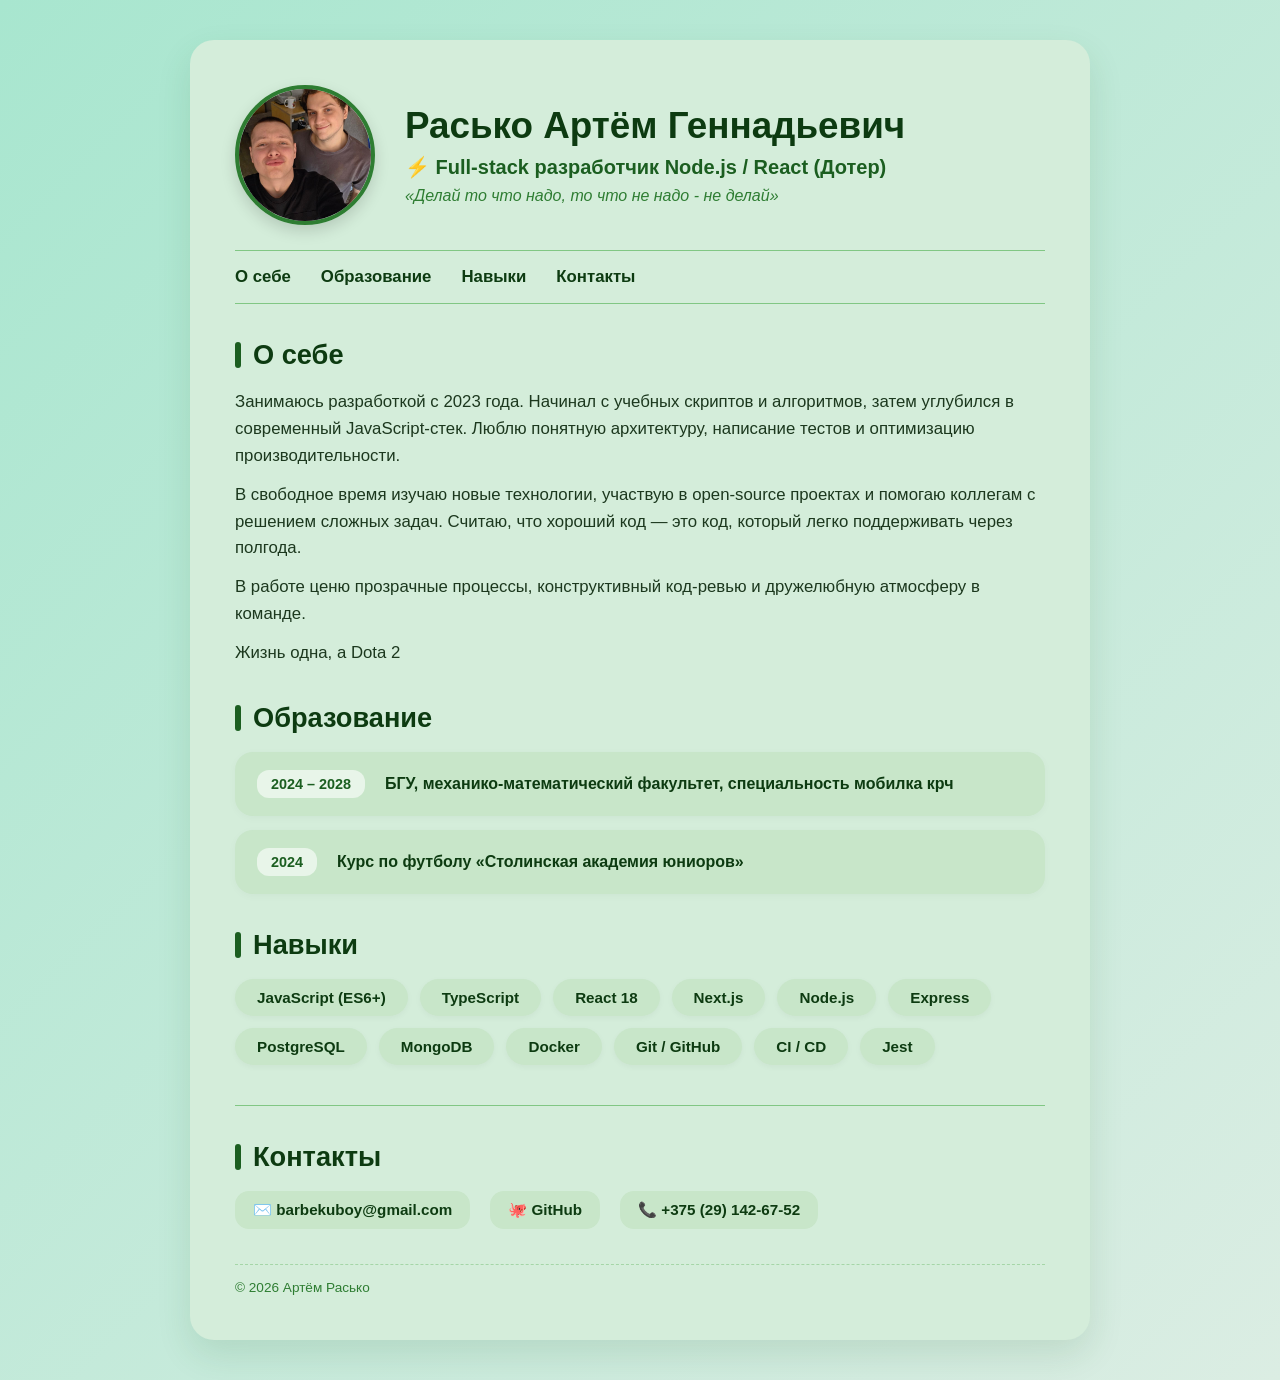
<file: task1/index.html>
<!DOCTYPE html>
<html lang="ru">
<head>
    <meta charset="UTF-8">
    <meta name="viewport" content="width=device-width, initial-scale=1.0">
    <title>Резюме — Расько Артём Геннадьевич</title>
    <link rel="stylesheet" href="style.css">
</head>
<body>

    <div class="resume-card">
        <!-- Шапка страницы -->
        <header class="header">
            <img src="photo.jpg" alt="Фотография Артёма Расько" class="avatar">
            <div class="header-info">
                <h1 class="name">Расько Артём Геннадьевич</h1>
                <p class="role">⚡ Full-stack разработчик Node.js / React (Дотер)</p>
                <p class="slogan">«Делай то что надо, то что не надо - не делай»</p>
            </div>
        </header>

        <!-- Навигация с якорными ссылками -->
        <nav class="nav-bar">
            <a href="#about" class="nav-link">О себе</a>
            <a href="#education" class="nav-link">Образование</a>
            <a href="#skills" class="nav-link">Навыки</a>
            <a href="#contacts" class="nav-link">Контакты</a>
        </nav>

        <main class="main-content">
            <!-- Блок "О себе" -->
            <section id="about" class="section">
                <h2 class="section-title">О себе</h2>
                <article class="bio">
                    <p>Занимаюсь разработкой с 2023 года. Начинал с учебных скриптов и алгоритмов, затем углубился в современный JavaScript-стек. Люблю понятную архитектуру, написание тестов и оптимизацию производительности.</p>
                    <p>В свободное время изучаю новые технологии, участвую в open-source проектах и помогаю коллегам с решением сложных задач. Считаю, что хороший код — это код, который легко поддерживать через полгода.</p>
                    <p>В работе ценю прозрачные процессы, конструктивный код-ревью и дружелюбную атмосферу в команде.</p>
                    <p>Жизнь одна, а Dota 2</p>
                </article>
            </section>

            <!-- Блок "Образование" -->
            <section id="education" class="section">
                <h2 class="section-title">Образование</h2>
                <ul class="education-list">
                    <li class="education-card">
                        <span class="badge">2024 – 2028</span>
                        <p class="education-text">БГУ, механико-математический факультет, специальность мобилка крч</p>
                    </li>
                    <li class="education-card">
                        <span class="badge">2024</span>
                        <p class="education-text">Курс по футболу «Столинская академия юниоров»</p>
                    </li>
                </ul>
            </section>

            <!-- Блок "Навыки" -->
            <section id="skills" class="section">
                <h2 class="section-title">Навыки</h2>
                <div class="skills-container">
                    <span class="skill">JavaScript (ES6+)</span>
                    <span class="skill">TypeScript</span>
                    <span class="skill">React 18</span>
                    <span class="skill">Next.js</span>
                    <span class="skill">Node.js</span>
                    <span class="skill">Express</span>
                    <span class="skill">PostgreSQL</span>
                    <span class="skill">MongoDB</span>
                    <span class="skill">Docker</span>
                    <span class="skill">Git / GitHub</span>
                    <span class="skill">CI / CD</span>
                    <span class="skill">Jest</span>
                </div>
            </section>
        </main>

        <!-- Блок "Контакты" -->
        <footer id="contacts" class="footer">
            <h2 class="section-title">Контакты</h2>
            <div class="contacts-links">
                <a href="mailto:barbekuboy@gmail.com" class="contact-link">✉️ barbekuboy@gmail.com</a>
                <a href="https://github.com/matusha959" target="_blank" class="contact-link">🐙 GitHub</a>
                <a href="tel:+375291426752" class="contact-link">📞 +375 (29) 142-67-52</a>
            </div>
            <div class="footer-copyright">
                <p>© 2026 Артём Расько</p>
            </div>
        </footer>
    </div>

</body>
</html>
</file>
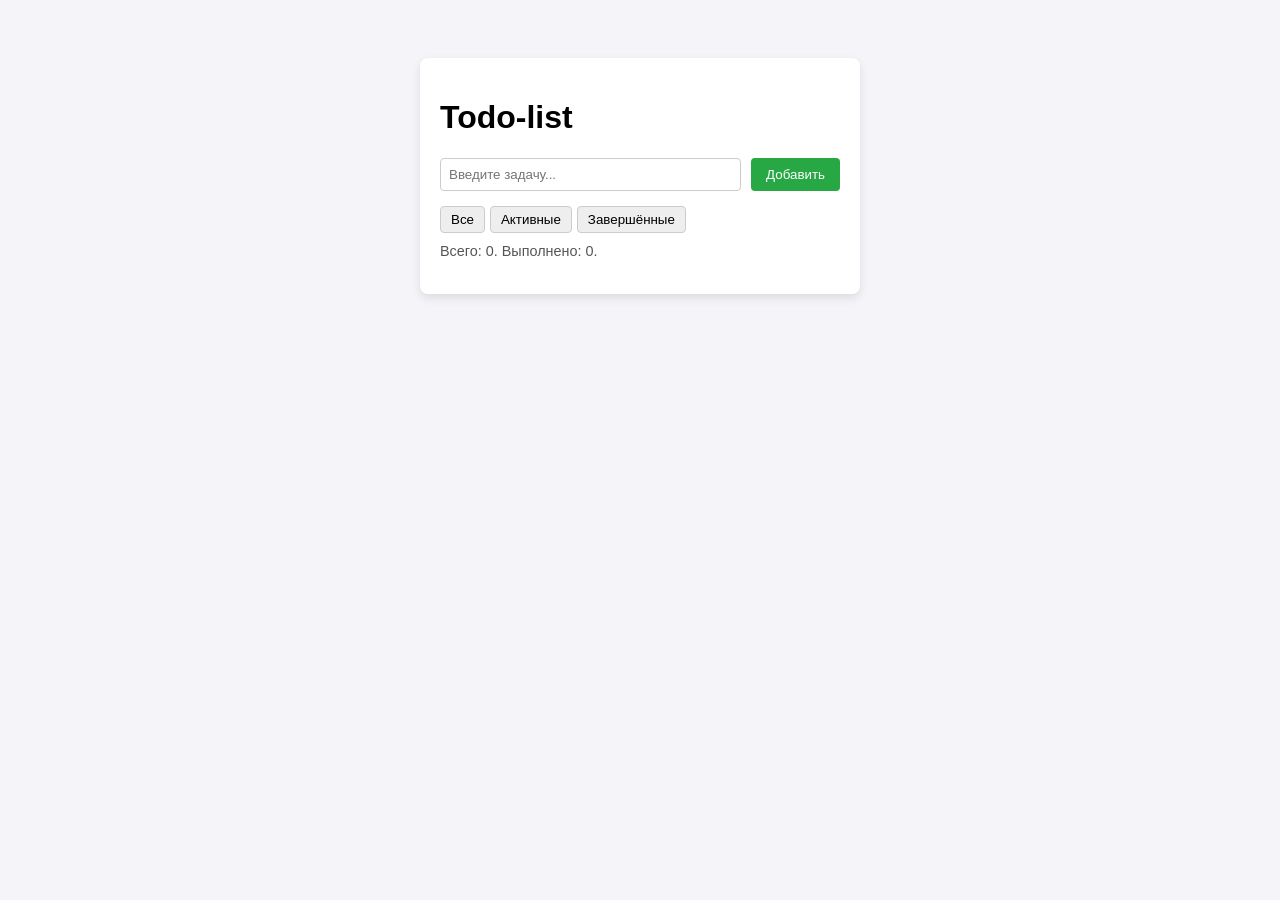
<file: task3/index.html>
<!DOCTYPE html>
<html lang="ru">
<head>
    <meta charset="UTF-8">
    <meta name="viewport" content="width=device-width, initial-scale=1.0">
    <title>Todo-list | Лабораторная №3</title>
    <link rel="stylesheet" href="style.css">
    <script src="script.js" defer></script>
</head>
<body>
    <div class="container">
        <h1>Todo-list</h1>
        
        <div class="input-group">
            <input type="text" id="todo-input" placeholder="Введите задачу...">
            <button id="add-btn">Добавить</button>
        </div>

        <div class="filters">
            <button class="filter-btn" data-filter="all">Все</button>
            <button class="filter-btn" data-filter="active">Активные</button>
            <button class="filter-btn" data-filter="completed">Завершённые</button>
        </div>

        <div id="counter" class="counter"></div>
        
        <ul id="todo-list"></ul>
    </div>
</body>
</html>
</file>
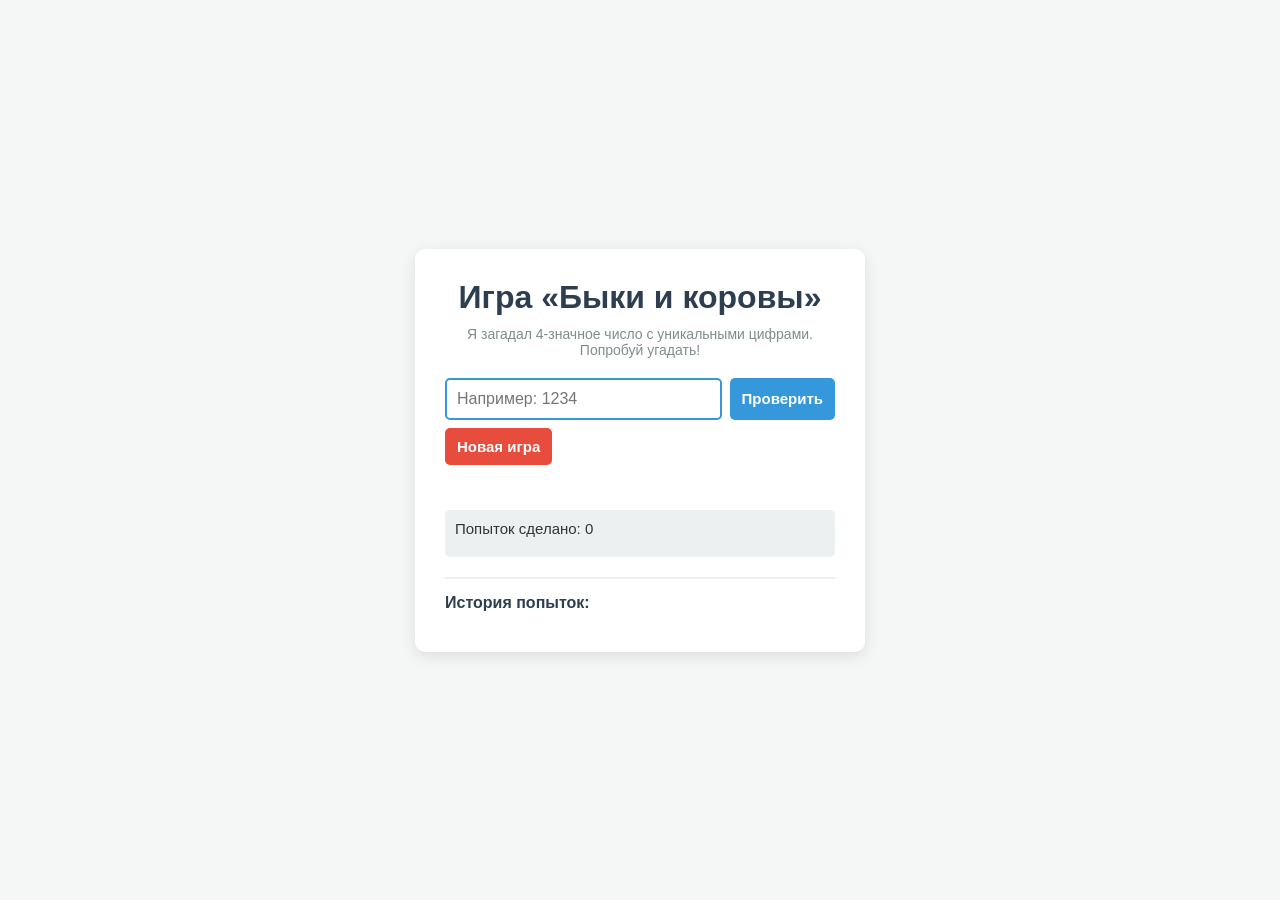
<file: task4/index.html>
<!DOCTYPE html>
<html lang="ru">
<head>
    <meta charset="UTF-8">
    <meta name="viewport" content="width=device-width, initial-scale=1.0">
    <title>Быки и коровы</title>
    <link rel="stylesheet" href="style.css">
</head>
<body>

    <div class="game-container">
        <h1>Игра «Быки и коровы»</h1>
        <p class="rules">Я загадал 4-значное число с уникальными цифрами. Попробуй угадать!</p>

        <!-- Блок для ввода и кнопок -->
        
        <div class="controls">
            <input type="text" id="guess-input" placeholder="Например: 1234" maxlength="4" autocomplete="off">
            <button id="check-btn">Проверить</button>
            <button id="new-game-btn">Новая игра</button>
        </div>

        <!-- Сообщение об ошибке валидации -->
        <div id="error-message" class="error"></div>

        <!-- Информация об игре -->
        <div class="info-panel">
            <p>Попыток сделано: <span id="attempts-count">0</span></p>
            <div id="game-status" class="status"></div>
        </div>

        <!-- История ходов -->
        <div class="history-container">
            <h3>История попыток:</h3>
            <div id="history-list" class="history-list">
                <!-- Сюда скрипт будет добавлять записи -->
            </div>
        </div>
    </div>

    <script src="script.js"></script>
</body>
</html>
</file>
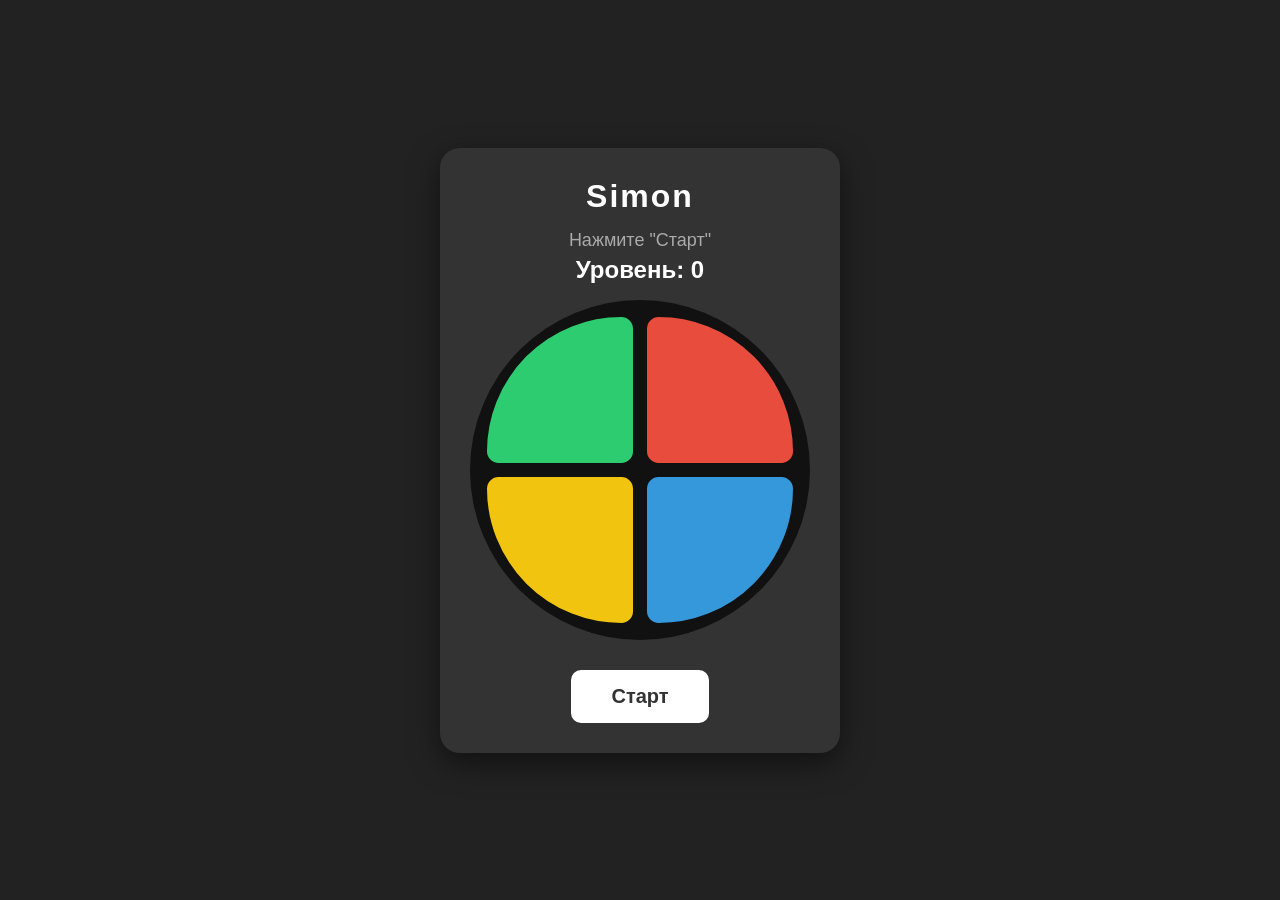
<file: task5/index.html>
<!DOCTYPE html>
<html lang="ru">
<head>
    <meta charset="UTF-8">
    <meta name="viewport" content="width=device-width, initial-scale=1.0">
    <title>Игра Simon</title>
    <link rel="stylesheet" href="style.css">
</head>
<body>
    <div class="game-container">
        <h1>Simon</h1>
        <div class="info-panel">
            <div id="status-message">Нажмите "Старт"</div>
            <div id="level-display">Уровень: 0</div>
        </div>
        
        <div class="board">
       
            <div class="btn green" data-id="0"></div>
            <div class="btn red" data-id="1"></div>
            <div class="btn yellow" data-id="2"></div>
            <div class="btn blue" data-id="3"></div>
        </div>
        
        <button id="start-btn">Старт</button>
    </div>
    <script src="script.js"></script>
</body>
</html>
</file>
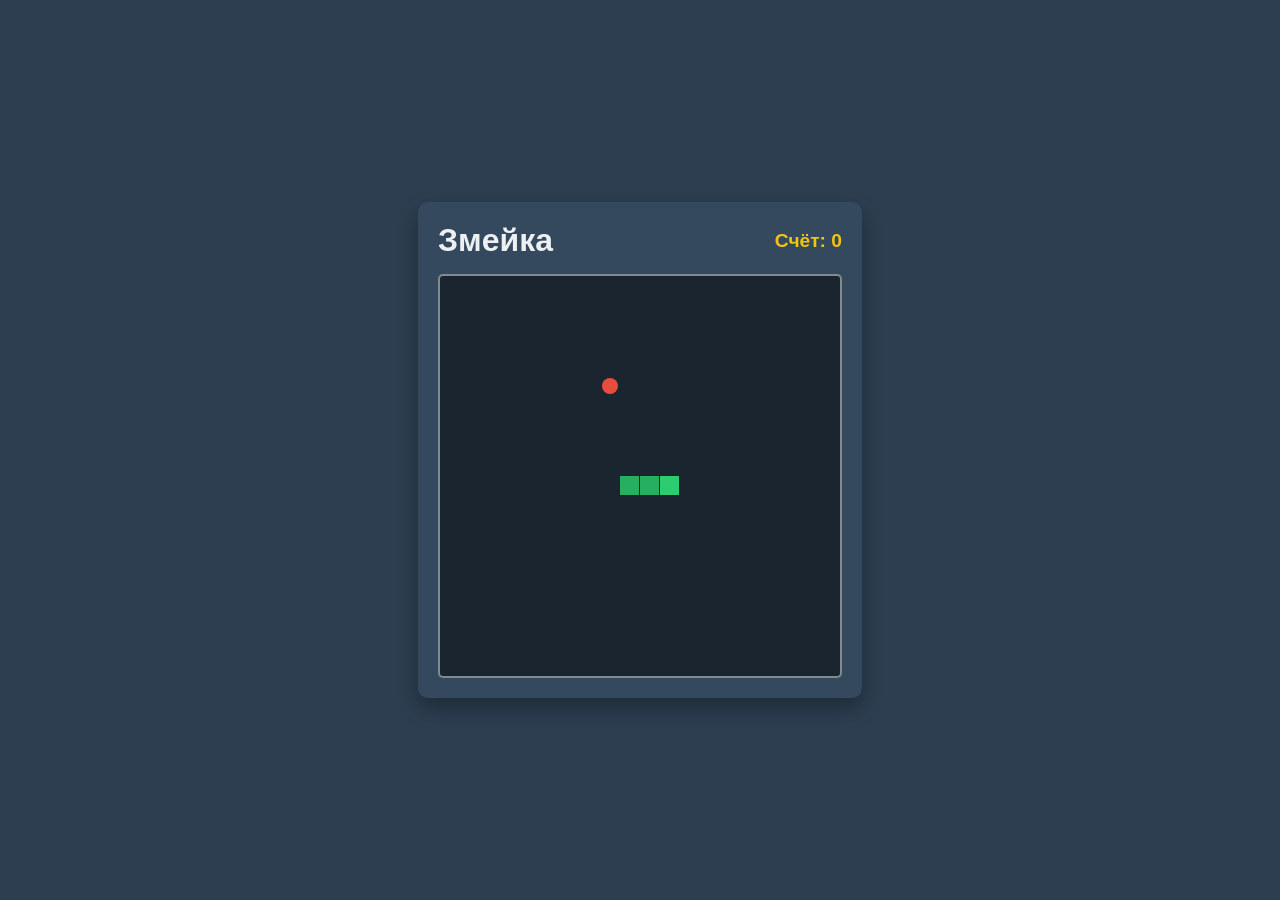
<file: task6/index.html>
<!DOCTYPE html>
<html lang="ru">
<head>
    <meta charset="UTF-8">
    <meta name="viewport" content="width=device-width, initial-scale=1.0">
    <title>Игра «Змейка» на Canvas</title>
    <link rel="stylesheet" href="style.css">
</head>
<body>
    <div class="game-container">
        <div class="ui-header">
            <h1>Змейка</h1>
            <div class="score">Счёт: <span id="scoreValue">0</span></div>
        </div>
        
        <div class="canvas-wrapper">
            <canvas id="gameCanvas" width="400" height="400"></canvas>
            
            <div id="gameOverScreen" class="hidden">
                <h2>Игра окончена</h2>
                <p>Ваш итоговый счёт: <span id="finalScoreValue">0</span></p>
                <button id="restartBtn">Начать заново</button>
            </div>
        </div>
    </div>
    <script src="script.js"></script>
</body>
</html>
</file>
<file: task1/style.css>
/* Глобальный сброс и box-sizing */
* {
    box-sizing: border-box;
    margin: 0;
    padding: 0;
}

body {
    font-family: -apple-system, BlinkMacSystemFont, "Segoe UI", Roboto, Helvetica, Arial, sans-serif;
    background: linear-gradient(135deg, #a8e6cf 0%, #dbede3 100%);
    color: #1a2e1a;
    display: flex;
    justify-content: center;
    padding: 40px 20px;
    min-height: 100vh;
}

/* Карточка резюме */
.resume-card {
    background-color: #d4edda;
    max-width: 900px;
    width: 100%;
    padding: 45px;
    border-radius: 24px;
    box-shadow: 0 15px 35px rgba(27, 94, 32, 0.12);
}

/* 1. Шапка */
.header {
    display: flex;
    flex-direction: row;
    align-items: center;
    gap: 30px;
    margin-bottom: 25px;
}

.avatar {
    width: 140px;
    height: 140px;
    border-radius: 50%;
    object-fit: cover;
    border: 4px solid #2e7d32;
    box-shadow: 0 6px 15px rgba(0, 0, 0, 0.15);
}

.header-info {
    display: flex;
    flex-direction: column;
    gap: 8px;
}

.name {
    font-size: 2.3rem;
    font-weight: 800;
    color: #0d3b11;
}

.role {
    font-size: 1.25rem;
    color: #1b5e20;
    font-weight: 700;
}

.slogan {
    font-style: italic;
    color: #2e7d32;
    font-size: 1rem;
}

/* 2. Навигация с верхней и нижней линией */
.nav-bar {
    display: flex;
    flex-direction: row;
    justify-content: flex-start;
    align-items: center;
    gap: 30px;
    padding: 16px 0;
    border-top: 1.5px solid #81c784;
    border-bottom: 1.5px solid #81c784;
    margin-bottom: 35px;
}

.nav-link {
    text-decoration: none;
    color: #0d3b11;
    font-weight: 700;
    font-size: 1.05rem;
    transition: all 0.2s ease;
}

.nav-link:hover {
    color: #2e7d32;
    transform: translateY(-1px);
}

/* Основной контент */
.main-content {
    display: flex;
    flex-direction: column;
    gap: 35px;
}

/* Заголовки секций с полоской слева */
.section-title {
    font-size: 1.7rem;
    color: #0d3b11;
    margin-bottom: 18px;
    position: relative;
    padding-left: 18px;
}

.section-title::before {
    content: "";
    position: absolute;
    left: 0;
    top: 3px;
    bottom: 3px;
    width: 6px;
    background-color: #1b5e20;
    border-radius: 4px;
}

/* Блок "О себе" */
.bio {
    display: flex;
    flex-direction: column;
    gap: 12px;
    font-size: 1.05rem;
    line-height: 1.6;
    color: #1c381e;
}

/* Блок "Образование" */
.education-list {
    display: flex;
    flex-direction: column;
    gap: 14px;
    list-style: none;
}

.education-card {
    background-color: #c8e6c9;
    padding: 18px 22px;
    border-radius: 18px;
    display: flex;
    align-items: center;
    gap: 20px;
    box-shadow: 0 2px 8px rgba(0,0,0,0.03);
}

.badge {
    background-color: #e8f5e9;
    color: #1b5e20;
    font-weight: 700;
    padding: 6px 14px;
    border-radius: 12px;
    font-size: 0.9rem;
    white-space: nowrap;
}

.education-text {
    font-weight: 600;
    color: #0d3b11;
    font-size: 1rem;
}

/* Блок "Навыки" (красивые округлые чипсы) */
.skills-container {
    display: flex;
    flex-wrap: wrap;
    gap: 12px;
}

.skill {
    background-color: #c8e6c9;
    color: #0d3b11;
    padding: 10px 22px;
    border-radius: 25px;
    font-weight: 600;
    font-size: 0.95rem;
    box-shadow: 0 2px 6px rgba(0,0,0,0.04);
    transition: all 0.25s ease;
    cursor: default;
}

.skill:hover {
    background-color: #a5d6a7;
    transform: translateY(-3px);
    box-shadow: 0 4px 12px rgba(46, 125, 50, 0.2);
}

/* Разделительная линия перед контактами */
.footer {
    margin-top: 40px;
    border-top: 1.5px solid #81c784;
    padding-top: 35px;
}

/* Блок "Контакты" */
.contacts-links {
    display: flex;
    flex-wrap: wrap;
    gap: 20px;
    align-items: center;
    margin-top: 15px;
}

.contact-link {
    display: inline-flex;
    align-items: center;
    gap: 8px;
    text-decoration: none;
    background-color: #c8e6c9;
    color: #0d3b11;
    padding: 10px 18px;
    border-radius: 14px;
    font-weight: 700;
    font-size: 0.95rem;
    transition: all 0.2s ease;
}

.contact-link:hover {
    background-color: #a5d6a7;
    transform: translateY(-2px);
    color: #1b5e20;
}

.footer-copyright {
    margin-top: 35px;
    padding-top: 15px;
    border-top: 1px dashed #a5d6a7;
    font-size: 0.85rem;
    color: #2e7d32;
}
</file>
<file: task3/style.css>
body {
    font-family: Arial, sans-serif;
    background-color: #f4f4f9;
    display: flex;
    justify-content: center;
    padding-top: 50px;
}

.container {
    background: white;
    padding: 20px;
    border-radius: 8px;
    box-shadow: 0 4px 10px rgba(0, 0, 0, 0.1);
    width: 400px;
}

.input-group {
    display: flex;
    gap: 10px;
    margin-bottom: 15px;
}

#todo-input {
    flex-grow: 1;
    padding: 8px;
    border: 1px solid #ccc;
    border-radius: 4px;
}

#add-btn {
    padding: 8px 15px;
    background-color: #28a745;
    color: white;
    border: none;
    border-radius: 4px;
    cursor: pointer;
}

.filters {
    display: flex;
    gap: 5px;
    margin-bottom: 10px;
}

.filter-btn {
    padding: 5px 10px;
    background-color: #eee;
    border: 1px solid #ccc;
    border-radius: 4px;
    cursor: pointer;
}

.counter {
    font-size: 0.9em;
    color: #555;
    margin-bottom: 15px;
}

ul {
    list-style-type: none;
    padding: 0;
    margin: 0;
}

li {
    display: flex;
    align-items: center;
    gap: 10px;
    padding: 10px;
    border-bottom: 1px solid #eee;
}

li span {
    flex-grow: 1;
}

li button {
    background-color: #dc3545;
    color: white;
    border: none;
    padding: 5px 10px;
    border-radius: 4px;
    cursor: pointer;
}

.completed {
    text-decoration: line-through;
    opacity: 0.6;
}

/* Класс для скрытия задач при фильтрации */
.hidden {
    display: none;
}
</file>
<file: task4/style.css>
/* Общие сбросы и шрифты */
* {
    box-sizing: border-box;
    margin: 0;
    padding: 0;
}

body {
    font-family: 'Segoe UI', Tahoma, Geneva, Verdana, sans-serif;
    background-color: #f4f7f6;
    color: #333;
    display: flex;
    justify-content: center;
    align-items: center;
    min-height: 100vh;
}

.game-container {
    background: #fff;
    padding: 30px;
    border-radius: 10px;
    box-shadow: 0 4px 15px rgba(0, 0, 0, 0.1);
    width: 100%;
    max-width: 450px;
}

h1 {
    text-align: center;
    margin-bottom: 10px;
    color: #2c3e50;
}

.rules {
    text-align: center;
    font-size: 14px;
    color: #7f8c8d;
    margin-bottom: 20px;
}

/* Блок ввода */

.controls {
    display: flex;
    flex-wrap: wrap; /* Разрешаем элементам переноситься, если не влезают */
    gap: 8px;        /* Немного уменьшили отступ между элементами */
    margin-bottom: 15px;
}

input {
    flex: 1 1 180px; /* Поле ввода может сжиматься и занимать минимум 180px */
    min-width: 0;
    padding: 10px;
    font-size: 16px;
    border: 2px solid #bdc3c7;
    border-radius: 5px;
    outline: none;
    transition: border-color 0.3s;
}

input:focus {
    border-color: #3498db;
}

button {
    flex: 0 0 auto;  
    padding: 10px 12px; 
    font-size: 15px;
    white-space: nowrap; /* Запрещаем тексту внутри кнопки переноситься */
    border: none;
    border-radius: 5px;
    cursor: pointer;
    transition: background-color 0.3s;
    font-weight: bold;
}

#check-btn {
    background-color: #3498db;
    color: white;
}

#check-btn:hover {
    background-color: #2980b9;
}

#new-game-btn {
    background-color: #e74c3c;
    color: white;
}

#new-game-btn:hover {
    background-color: #c0392b;
}

button:disabled {
    background-color: #95a5a6;
    cursor: not-allowed;
}

/* Ошибки и статусы */
.error {
    color: #e74c3c;
    font-size: 14px;
    margin-bottom: 10px;
    min-height: 20px; /* Чтобы верстка не прыгала */
    font-weight: bold;
}

.status {
    color: #27ae60;
    font-weight: bold;
    text-align: center;
    margin-top: 10px;
    font-size: 18px;
}

.info-panel {
    margin-bottom: 20px;
    padding: 10px;
    background: #ecf0f1;
    border-radius: 5px;
}

.info-panel p {
    margin-bottom: 5px;
    font-size: 15px;
}

/* История */
.history-container {
    border-top: 2px solid #ecf0f1;
    padding-top: 15px;
}

.history-container h3 {
    font-size: 16px;
    margin-bottom: 10px;
    color: #2c3e50;
}

/* История */
.history-container {
    border-top: 2px solid #ecf0f1;
    padding-top: 15px;
}

.history-container h3 {
    font-size: 16px;
    margin-bottom: 10px;
    color: #2c3e50;
}

.history-list {
    max-height: 180px; /* Немного увеличили высоту */
    overflow-y: auto;
    font-size: 15px;
    padding-right: 10px; /* Важно: отступ справа, чтобы текст не наезжал на скроллбар */
}

/* Делаем скроллбар тонким и аккуратным */
.history-list::-webkit-scrollbar {
    width: 6px;
}
.history-list::-webkit-scrollbar-track {
    background: #f1f1f1;
    border-radius: 10px;
}
.history-list::-webkit-scrollbar-thumb {
    background: #bdc3c7;
    border-radius: 10px;
}
.history-list::-webkit-scrollbar-thumb:hover {
    background: #95a5a6;
}


.history-list {
    scrollbar-width: thin;
    scrollbar-color: #bdc3c7 #f1f1f1;
}

.history-item {
    padding: 8px 5px; /* Чуть увеличили отступы по вертикали */
    border-bottom: 1px solid #ecf0f1;
    display: flex;
    justify-content: space-between;
    align-items: center;
}

/* Убираем рамку у последнего элемента, чтобы не дублировалась с border-top контейнера */
.history-item:last-child {
    border-bottom: none;
}
</file>
<file: task5/style.css>
* {
    box-sizing: border-box;
    margin: 0;
    padding: 0;
}

body {
    font-family: Arial, sans-serif;
    background-color: #222;
    color: #fff;
    display: flex;
    justify-content: center;
    align-items: center;
    height: 100vh;
}

.game-container {
    display: flex;
    flex-direction: column;
    align-items: center;
    background-color: #333;
    padding: 30px;
    border-radius: 20px;
    box-shadow: 0 10px 30px rgba(0,0,0,0.5);
}

h1 {
    margin-bottom: 15px;
    letter-spacing: 2px;
}

.info-panel {
    text-align: center;
    margin-bottom: 20px;
    height: 50px; 
}

#status-message {
    font-size: 18px;
    color: #aaa;
    margin-bottom: 5px;
}

#level-display {
    font-size: 24px;
    font-weight: bold;
}

/* Сетка 2х2 для кнопок */
.board {
    display: grid;
    grid-template-columns: 150px 150px;
    grid-template-rows: 150px 150px;
    gap: 10px;
    margin-bottom: 30px;
    padding: 15px;
    background-color: #111;
    border-radius: 50%; 
}

.btn {
    cursor: pointer;
    border-radius: 15px;
    transition: filter 0.1s, transform 0.1s;
    border: 2px solid #111;
}


.btn.green { background-color: #2ecc71; border-top-left-radius: 100%; }
.btn.red { background-color: #e74c3c; border-top-right-radius: 100%; }
.btn.yellow { background-color: #f1c40f; border-bottom-left-radius: 100%; }
.btn.blue { background-color: #3498db; border-bottom-right-radius: 100%; }

/* Класс для подсветки */
.btn.active {
    filter: brightness(1.8);
    box-shadow: 0 0 20px rgba(255, 255, 255, 0.5);
    transform: scale(0.95);
}

#start-btn {
    padding: 15px 40px;
    font-size: 20px;
    font-weight: bold;
    cursor: pointer;
    background-color: #fff;
    color: #333;
    border: none;
    border-radius: 10px;
    transition: background 0.2s;
}

#start-btn:hover {
    background-color: #ddd;
}

/* Блокировка кнопок визуально */
.board.blocked {
    pointer-events: none;
}
</file>
<file: task6/style.css>
* {
    box-sizing: border-box;
    margin: 0;
    padding: 0;
}

body {
    font-family: 'Segoe UI', Tahoma, Geneva, Verdana, sans-serif;
    background-color: #2c3e50;
    color: #ecf0f1;
    display: flex;
    justify-content: center;
    align-items: center;
    min-height: 100vh;
}

.game-container {
    background-color: #34495e;
    padding: 20px;
    border-radius: 10px;
    box-shadow: 0 10px 20px rgba(0, 0, 0, 0.3);
}

.ui-header {
    display: flex;
    justify-content: space-between;
    align-items: center;
    margin-bottom: 15px;
}

.score {
    font-size: 1.2rem;
    font-weight: bold;
    color: #f1c40f;
}

.canvas-wrapper {
    position: relative;
}

canvas {
    background-color: #1a252f;
    border: 2px solid #7f8c8d;
    border-radius: 5px;
    display: block;
}

#gameOverScreen {
    position: absolute;
    top: 0;
    left: 0;
    width: 100%;
    height: 100%;
    background-color: rgba(0, 0, 0, 0.8);
    display: flex;
    flex-direction: column;
    justify-content: center;
    align-items: center;
    border-radius: 5px;
    z-index: 10;
}

#gameOverScreen.hidden {
    display: none;
}

#gameOverScreen h2 {
    color: #e74c3c;
    margin-bottom: 10px;
}

#gameOverScreen p {
    margin-bottom: 20px;
    font-size: 1.1rem;
}

button {
    padding: 10px 20px;
    font-size: 1rem;
    background-color: #2ecc71;
    color: white;
    border: none;
    border-radius: 5px;
    cursor: pointer;
    transition: background-color 0.2s;
}

button:hover {
    background-color: #27ae60;
}
</file>
